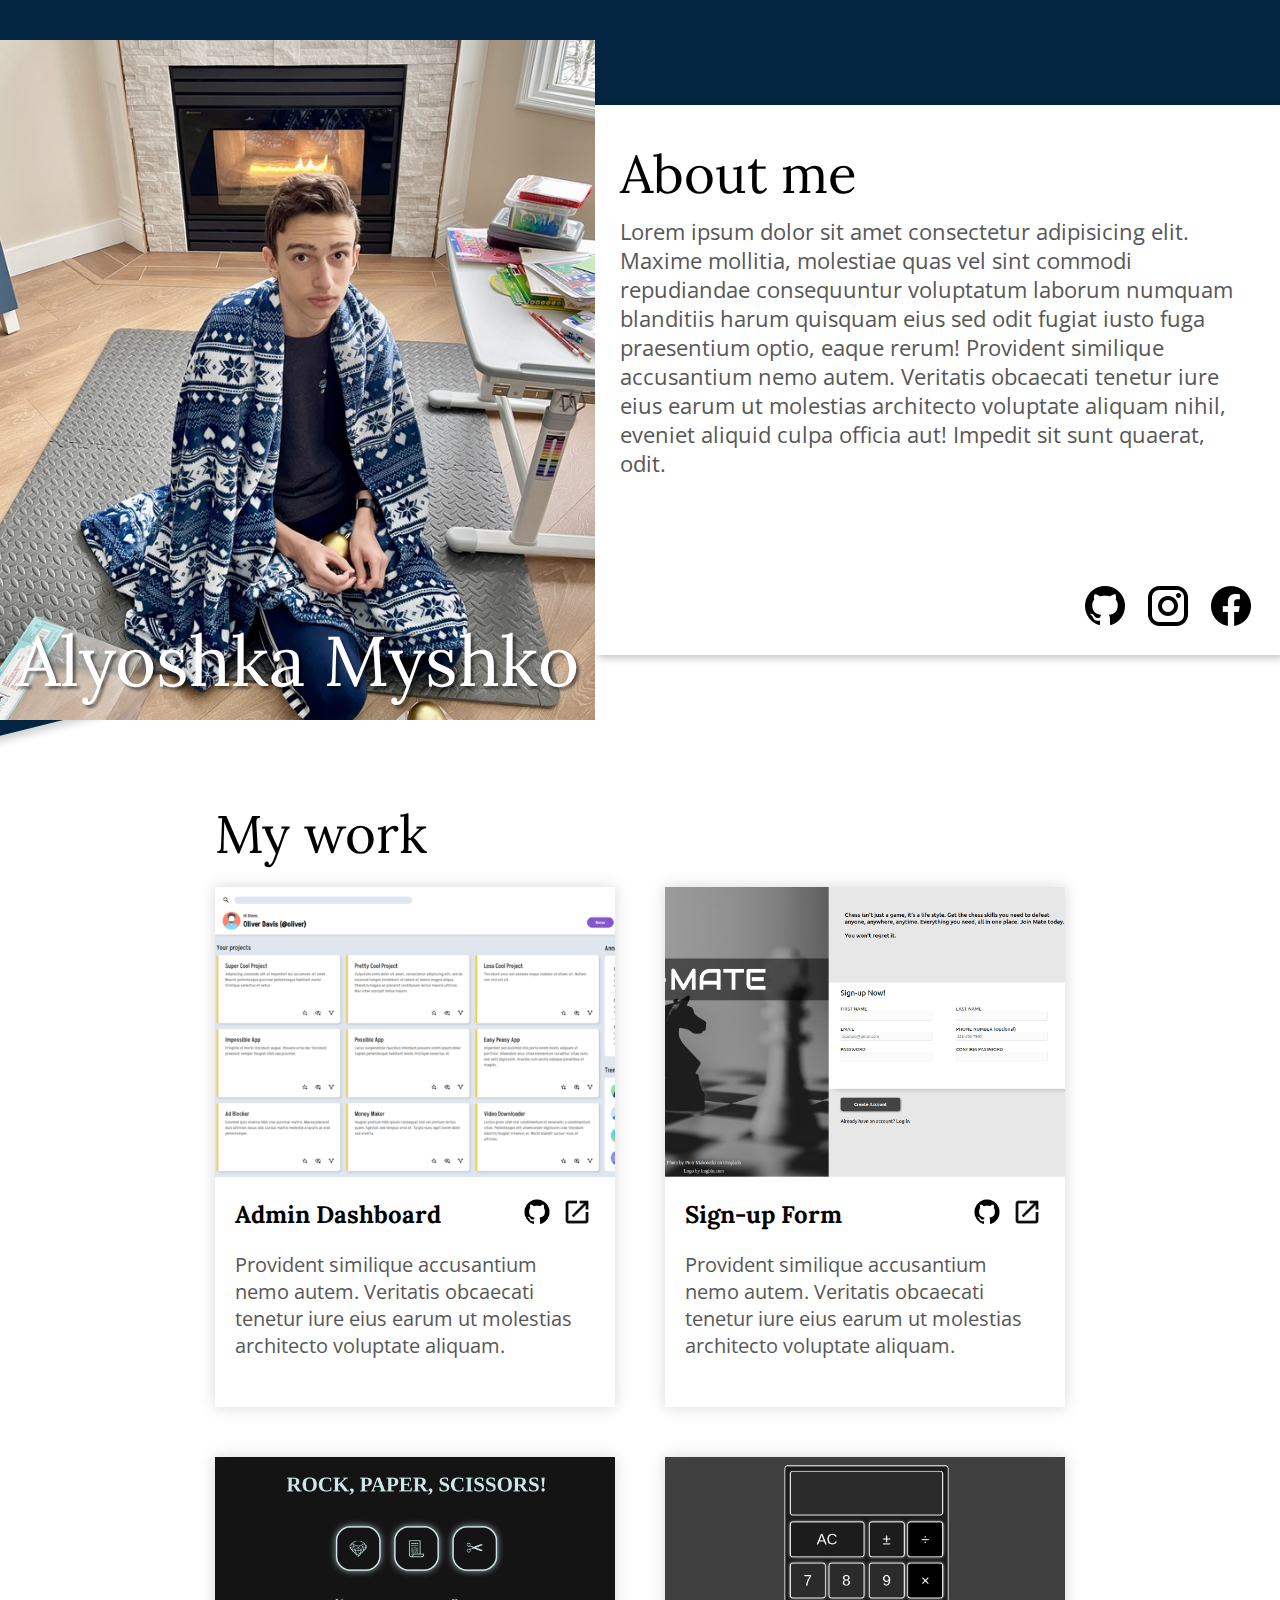
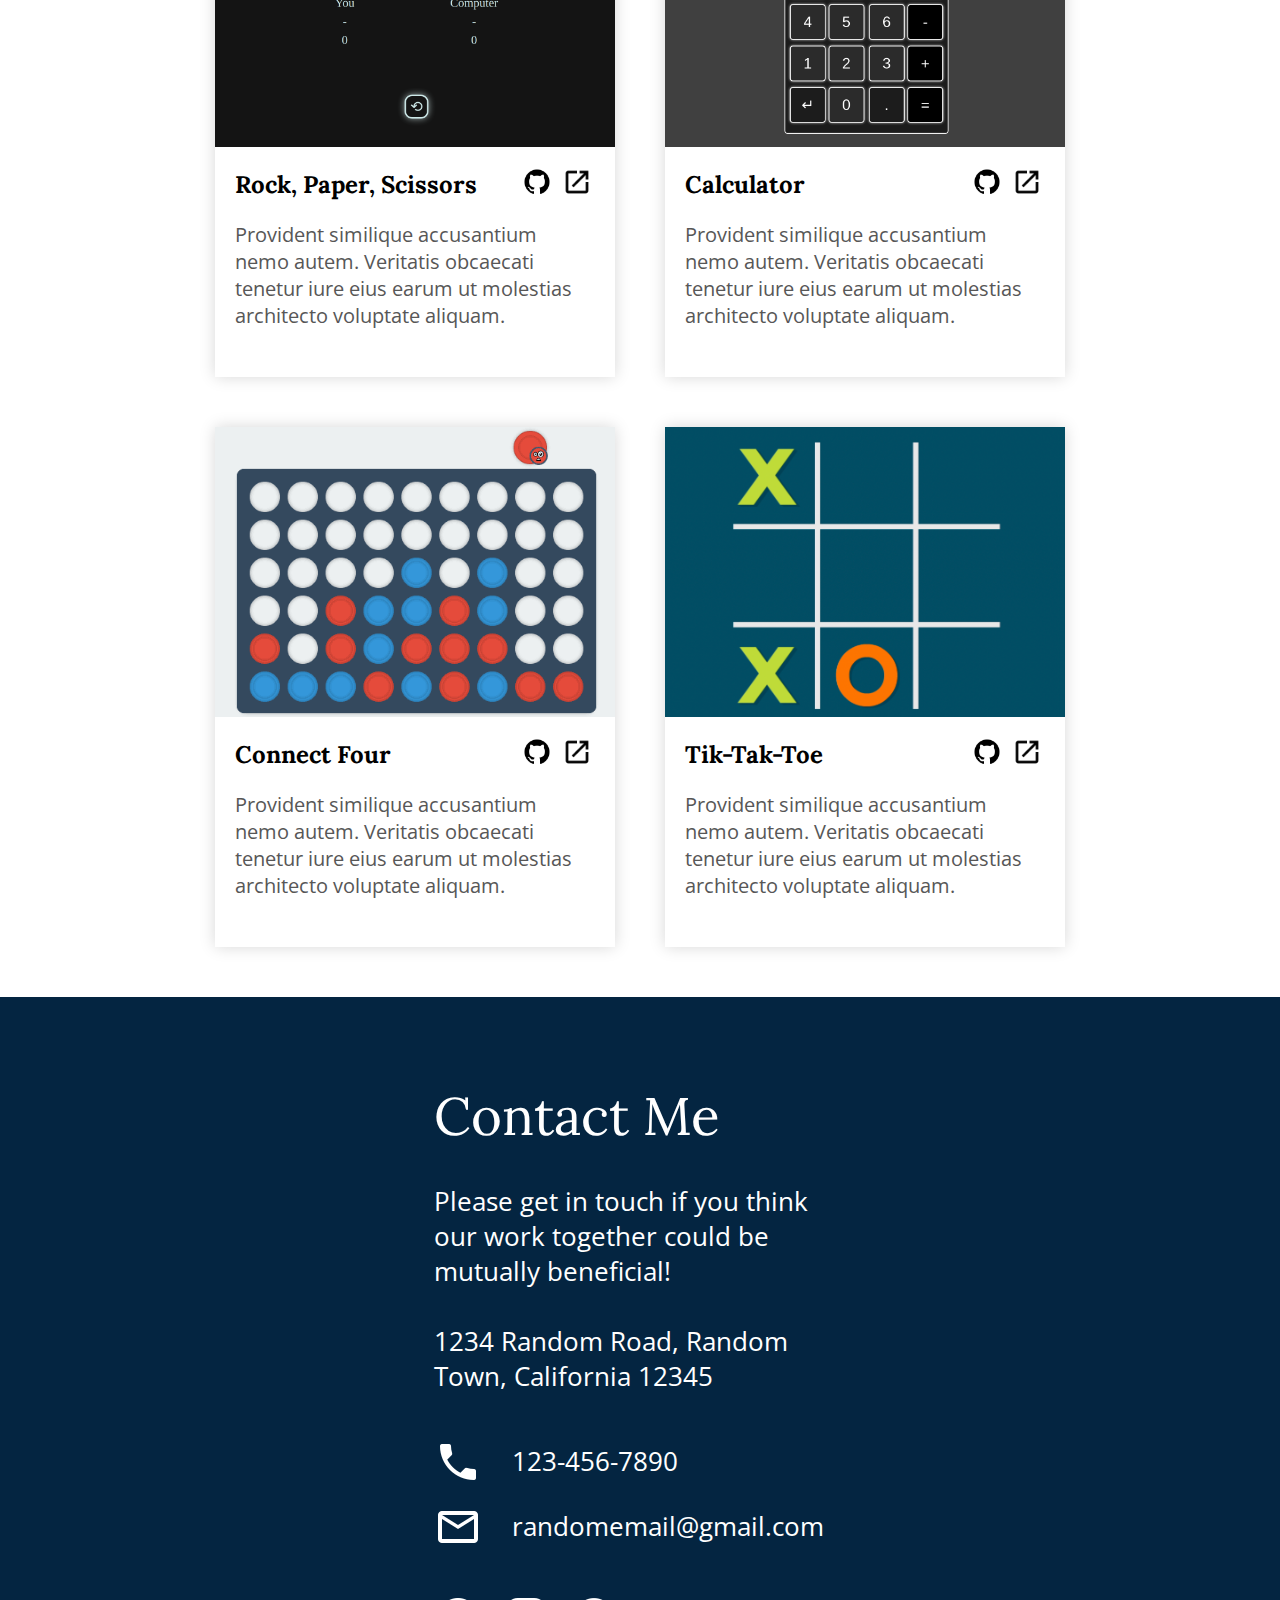
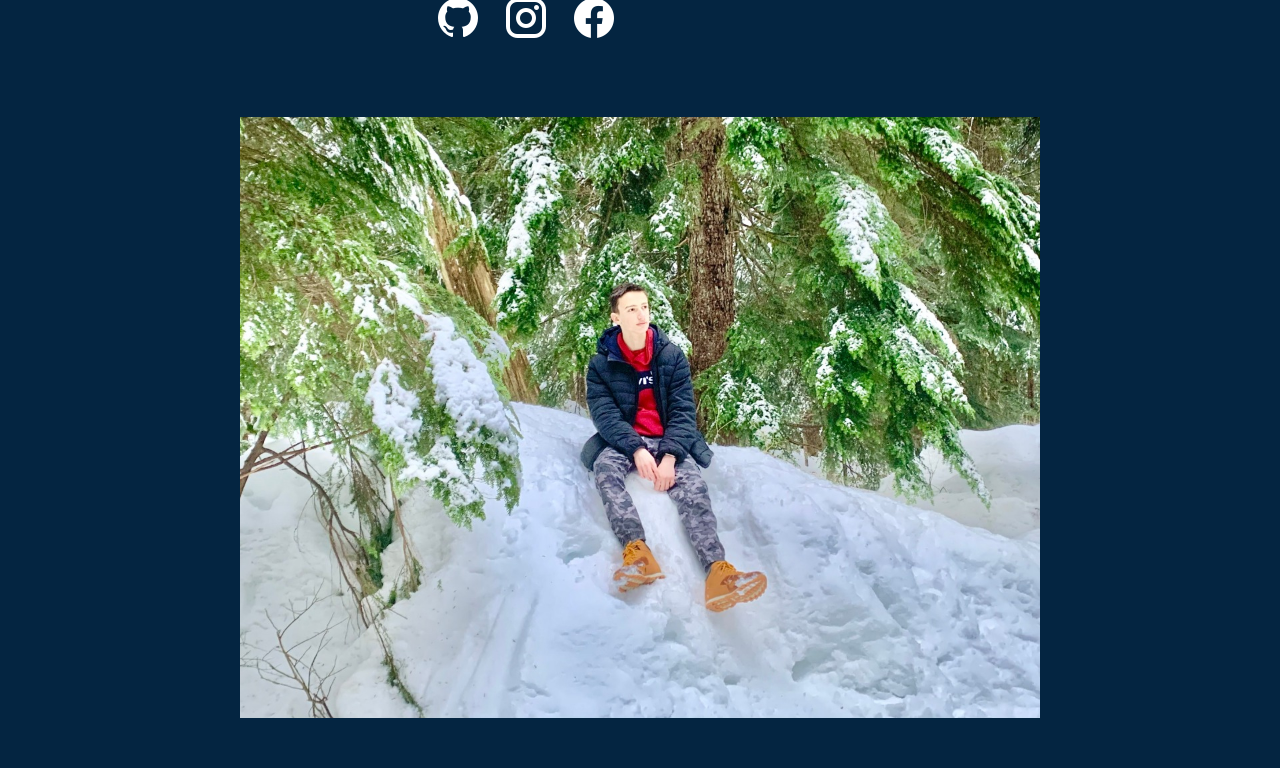
<file: odin_personal_portfolio/index.html>
<html>
<head>
    <title>Personal Portfolio</title>
    <link href="styles.css" rel="stylesheet">

    <meta name="viewport" content="width=device-width, initial-scale=1">
</head>
<body>
    <header>
        <div class="bg-diagonal"></div>
        <div class="container">
            <div class="image">
                <h1>Alyoshka Myshko</h1>
            </div>
            <div class="content">
                <img class="header-image" src="images/me1_678.png">
                <h2>About me</h2>
                <p>Lorem ipsum dolor sit amet consectetur adipisicing elit. Maxime mollitia,
                    molestiae quas vel sint commodi repudiandae consequuntur voluptatum laborum
                    numquam blanditiis harum quisquam eius sed odit fugiat iusto fuga praesentium
                    optio, eaque rerum! Provident similique accusantium nemo autem. Veritatis
                    obcaecati tenetur iure eius earum ut molestias architecto voluptate aliquam
                    nihil, eveniet aliquid culpa officia aut! Impedit sit sunt quaerat, odit.
                </p>
                <div class="icons">
                    <a href="https://github.com/Alyoshka5" target="_blank"><img src="images/icons/github.png"></a>
                    <a href="https://www.instagram.com/alyoshka_myshko/" target="_blank"><img src="images/icons/instagram.png"></a>
                    <a href="https://www.facebook.com/profile.php?id=100010260736717" target="_blank"><img src="images/icons/facebook.png"></a>
                </div>
            </div>
        </div>
    </header>

    <section class="my-work">
        <div class="content">
            <h2>My work</h2>

            <div class="project">
                <img class="cover-image" src="images/Admin-Dashboard.png">
                <div class="info">
                    <div class="links">
                        <h3>Admin Dashboard</h3>
                        <div class="icons">
                            <a href="https://github.com/Alyoshka5/admin_dashboard" target="_blank"><img src="images/icons/github.png"></a>
                            <a href="https://alyoshka5.github.io/admin_dashboard/" target="_blank"><img src="images/icons/external-link.png"></a>
                        </div>
                    </div>
                    <p class="description">
                        Provident similique accusantium nemo autem. Veritatis
                        obcaecati tenetur iure eius earum ut molestias architecto voluptate aliquam.
                    </p>
                </div>
            </div>

            <div class="project">
                <img class="cover-image" src="images/MATE.png">
                <div class="info">
                    <div class="links">
                        <h3>Sign-up Form</h3>
                        <div class="icons">
                            <a href="https://github.com/Alyoshka5/sign-up_form" target="_blank"><img src="images/icons/github.png"></a>
                            <a href="https://alyoshka5.github.io/sign-up_form/" target="_blank"><img src="images/icons/external-link.png"></a>
                        </div>
                    </div>
                    <p class="description">
                        Provident similique accusantium nemo autem. Veritatis
                        obcaecati tenetur iure eius earum ut molestias architecto voluptate aliquam.
                    </p>
                </div>
            </div>

            <div class="project">
                <img class="cover-image" src="images/Rock-Paper-Scissors-.png">
                <div class="info">
                    <div class="links">
                        <h3>Rock, Paper, Scissors</h3>
                        <div class="icons">
                            <a href="https://github.com/Alyoshka5/rock-paper-scissors" target="_blank"><img src="images/icons/github.png"></a>
                            <a href="https://alyoshka5.github.io/rock-paper-scissors/" target="_blank"><img src="images/icons/external-link.png"></a>
                        </div>
                    </div>
                    <p class="description">
                        Provident similique accusantium nemo autem. Veritatis
                        obcaecati tenetur iure eius earum ut molestias architecto voluptate aliquam.
                    </p>
                </div>
            </div>

            <div class="project">
                <img class="cover-image" src="images/Calculator.png">
                <div class="info">
                    <div class="links">
                        <h3>Calculator</h3>
                        <div class="icons">
                            <a href="https://github.com/Alyoshka5/calculator" target="_blank"><img src="images/icons/github.png"></a>
                            <a href="https://alyoshka5.github.io/calculator/" target="_blank"><img src="images/icons/external-link.png"></a>
                        </div>
                    </div>
                    <p class="description">
                        Provident similique accusantium nemo autem. Veritatis
                        obcaecati tenetur iure eius earum ut molestias architecto voluptate aliquam.
                    </p>
                </div>
            </div>

            <div class="project">
                <img class="cover-image" src="images/Four-In-A-Row-.png">
                <div class="info">
                    <div class="links">
                        <h3>Connect Four</h3>
                        <div class="icons">
                            <a href="https://github.com/Alyoshka5/connect_four" target="_blank"><img src="images/icons/github.png"></a>
                            <a href="https://replit.com/@AlyoshkaMyshko/connectfour#.replit" target="_blank"><img src="images/icons/external-link.png"></a>
                        </div>
                    </div>
                    <p class="description">
                        Provident similique accusantium nemo autem. Veritatis
                        obcaecati tenetur iure eius earum ut molestias architecto voluptate aliquam.
                    </p>
                </div>
            </div>

            <div class="project">
                <img class="cover-image" src="images/Tik-Tak-Toe.png">
                <div class="info">
                    <div class="links">
                        <h3>Tik-Tak-Toe</h3>
                        <div class="icons">
                            <a href="https://github.com/Alyoshka5/tik-tak-toe" target="_blank"><img src="images/icons/github.png"></a>
                            <a href="https://replit.com/@AlyoshkaMyshko/Tik-Tak-Toe#main.rb" target="_blank"><img src="images/icons/external-link.png"></a>
                        </div>
                    </div>
                    <p class="description">
                        Provident similique accusantium nemo autem. Veritatis
                        obcaecati tenetur iure eius earum ut molestias architecto voluptate aliquam.
                    </p>
                </div>
            </div>

        </div>

    </section>
    

    <footer>
        <div class="content">
            <h2>Contact Me</h2>
            <p class="info">Please get in touch if you think our work together could be mutually beneficial!</p>
            <p class="info">1234 Random Road, Random Town, California 12345</p>
            <div class="contact-info">
                <div class="phone-container">
                    <img class="info-icon" src="images/icons/phone.png">
                    <p class="info">123-456-7890</p>
                </div>
                <div class="email-container">
                    <img class="info-icon" src="images/icons/email.png">
                    <p class="info">randomemail@gmail.com</p>
                </div>
            </div>
            <div class="icons">
                <a href="https://github.com/Alyoshka5" target="_blank"><img src="images/icons/github-w.png"></a>
                <a href="https://www.instagram.com/alyoshka_myshko/" target="_blank"><img src="images/icons/instagram-w.png"></a>
                <a href="https://www.facebook.com/profile.php?id=100010260736717" target="_blank"><img src="images/icons/facebook-w.png"></a>
            </div>
        </div>
        <div class="image">
            <picture>
                <source media="(max-width: 1000px)" srcset="images/me2_700.jpg" />
                <source media="(min-width: 1001px)" srcset="images/me2_1200.jpg" />
                <img src="images/me2_1200.jpg" alt="" class="footer-img" />
            </picture>
        </div>
    </footer>
</body>
</html>
</file>
<file: odin_personal_portfolio/styles.css>
@import url('https://fonts.googleapis.com/css2?family=Noto+Serif&display=swap'); /* Noto Serif */
@import url('https://fonts.googleapis.com/css2?family=Lora&display=swap'); /* Lora */
@import url('https://fonts.googleapis.com/css2?family=Open+Sans&display=swap'); /* Open Sans */

:root {
    --primary-color: #042541;
    --header-font: 'Lora', serif;
    --paragraph-font: 'Open Sans', sans-serif;
}


body {
    margin: 0;
    overflow-x: hidden;
    padding-top: 40px;
}

header {
    display: flex;
    justify-content: center;
}

.bg-diagonal {
    background-color: var(--primary-color);
    position: absolute;
    top: 0;
    left: 0;
    height: 100%;
    width: 150vw;
    box-shadow: 0 5px 8px #cecece;
    transform: rotate(-14deg) translate(-10%, -45%);
    z-index: -1;
}

header .container {
    display: flex;
    justify-content: center;
    align-items: center;
}
header .header-image {
    display: none;
}

header .container .image {
    position: relative;
    background-image: url("images/me1_678.png");
    background-position: center;
    background-size: cover;
    width: 600px;
    height: 680px;
    display: flex;
    justify-content: center;
    align-items: end;
}

h1 {
    color: #fff;
    font-size: 4.4em;
    font-weight: normal;
    font-family: var(--header-font);
    text-shadow: 3px 3px 3px rgba(0, 0, 0, 0.494);
    margin: 15px;
}

header .container .content {
    background-color: #fff;
    width: 50%;
    min-height: 500px;
    padding: 25px;
    box-shadow: 3px 3px 8px #0000003c;
    display: grid;
    grid-template-rows: auto 1fr auto;
}

h2 {
    font-size: 3.3rem;
    font-family: var(--header-font);
    margin: 10px 0;
    font-weight: normal;
}

header p {
    color: #575757;
    font-size: 1.35rem;
    font-family: var(--paragraph-font);
    margin: 0;
}

header .icons {
    justify-self: end;
    display: flex;
    gap: 15px;
}


/* PROJECTS */

.my-work {
    margin: 80px 0 50px;
}

.project {
    max-width: 400px;
    box-shadow: 0 0 15px #00000028;
}

.project .cover-image {
    max-width: 400px;
    height: 290px;
    object-fit: cover;
}

.project .info {
    font-family: var(--header-font);
    height: 190px;
    padding: 20px;   
}


.project .links {
    display: flex;
    justify-content: space-between;
    align-items: center;
}

.project h3 {
    font-size: 24px;
    margin: 0;
}

.project .links img {
    width: 30px;
    margin: 0 3px;
}

.project .description {
    color: #575757;
    font-size: 20px;
    font-family: var(--paragraph-font);
}

.my-work .content {
    display: grid;
    grid-template-columns: repeat(auto-fill, 400px);
    grid-gap: 50px;
    justify-content: center;
}

.my-work h2 {
    margin: 0;
    grid-column-start: 1;
    grid-column-end: -1;
    margin-bottom: -30px;
}


/* FOOTER */

footer {
    color: #fff;
    background-color: var(--primary-color);
    padding: 50px;
    display: flex;
    justify-content: center;
    flex-wrap: wrap;
    gap: 40px;
}

footer .content > * {
    margin: 35px 0;
}

footer .content {
    max-width: 35%;
}

footer .info {
    font-size: 1.6rem;
    font-family: var(--paragraph-font);
}

.phone-container, .email-container {
    display: flex;
    align-items: center;
    gap: 15px;
}

.phone-container p, .email-container p {
    margin: 15px;
}

footer .info-icon {
    width: 48px;
    height: 48px;
}

footer .icons {
    display: flex;
    gap: 20px;
}

.footer-img {
    max-width: 800px;
}

@media (max-width: 750px) {

/* HEADER */
header .container {
    flex-direction: column;
}

header .container .image {
    background-image: url("images/me1_450.png");
    text-align: center;
    width: 450px;
}

header .container .content {
    box-shadow: none;
    width: 100%;
    height: auto;
    box-sizing: border-box;
    grid-template-rows: repeat(3, auto);
}

h2 {
    text-align: center;
}

header .icons {
    margin-top: 15px;
    justify-self: center;
}

/* FOOTER */
footer {
    padding-bottom: 0;
}

footer .content {
    max-width: 100%;
}

footer .info-icon {
    display: none;
}

footer .info {
    margin-left: 0;
}

footer .icons {
    justify-content: center;
}

}


@media (min-width: 751px) and (max-width: 1000px) {

/* HEADER */
header {
    padding: 10px 100px;
}

header .header-image {
    display: initial;
    float: left;
    width: 400px;
    height: 450px;
    margin: -140px 20px 10px -80px;
}

header .container {
    display: inline;
}

header .container .image {
    background-image: none;
    width: auto;
    height: auto;
    display: inline;
    float: right;
    margin-right: -60px;
}

h1 {
    display: inline-block;
}

header .container .content {
    float: left;
    width: auto;
    display: inline;
}

header h2 {
    margin-top: 60px;
    text-align: center;
}

header .icons {
    display: none;
}

/* FOOTER */
.footer-img {
    max-width: 400px;
}

footer .info {
    font-size: 1.1rem;
}

}
</file>
